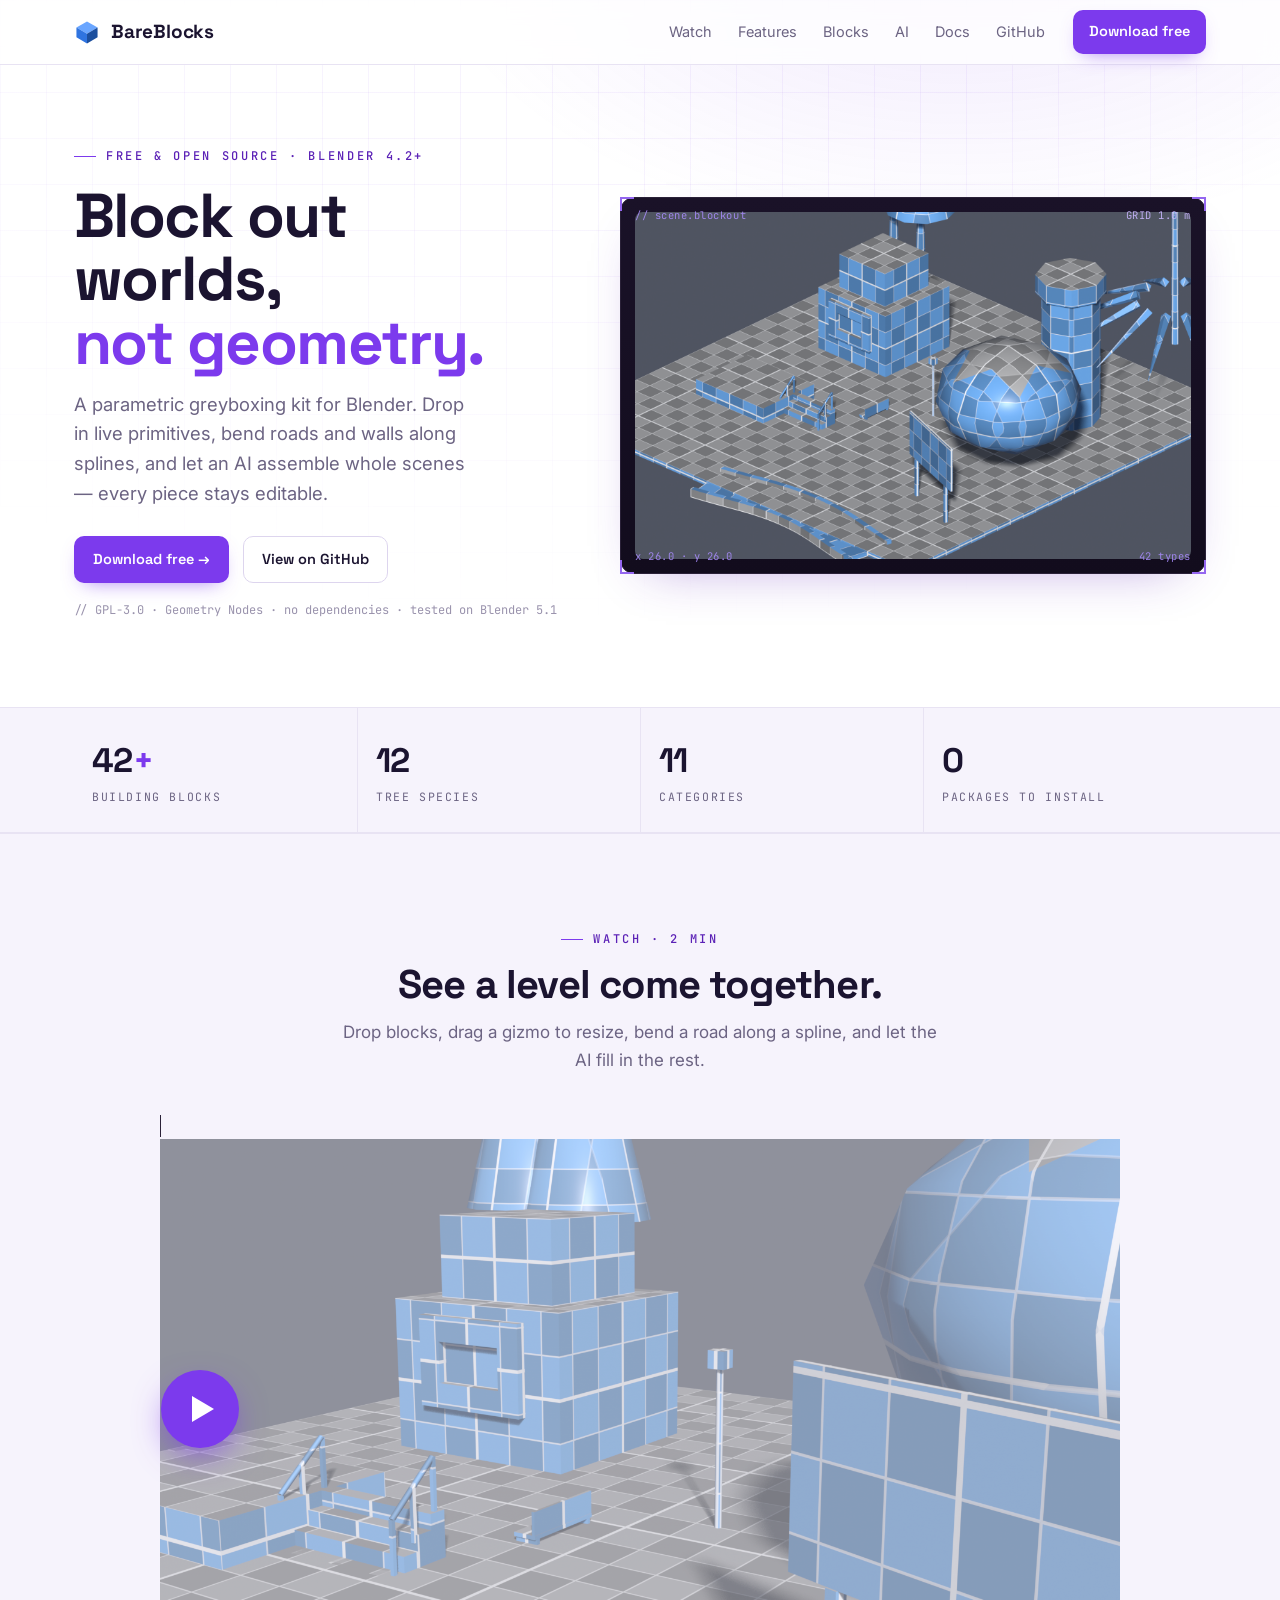
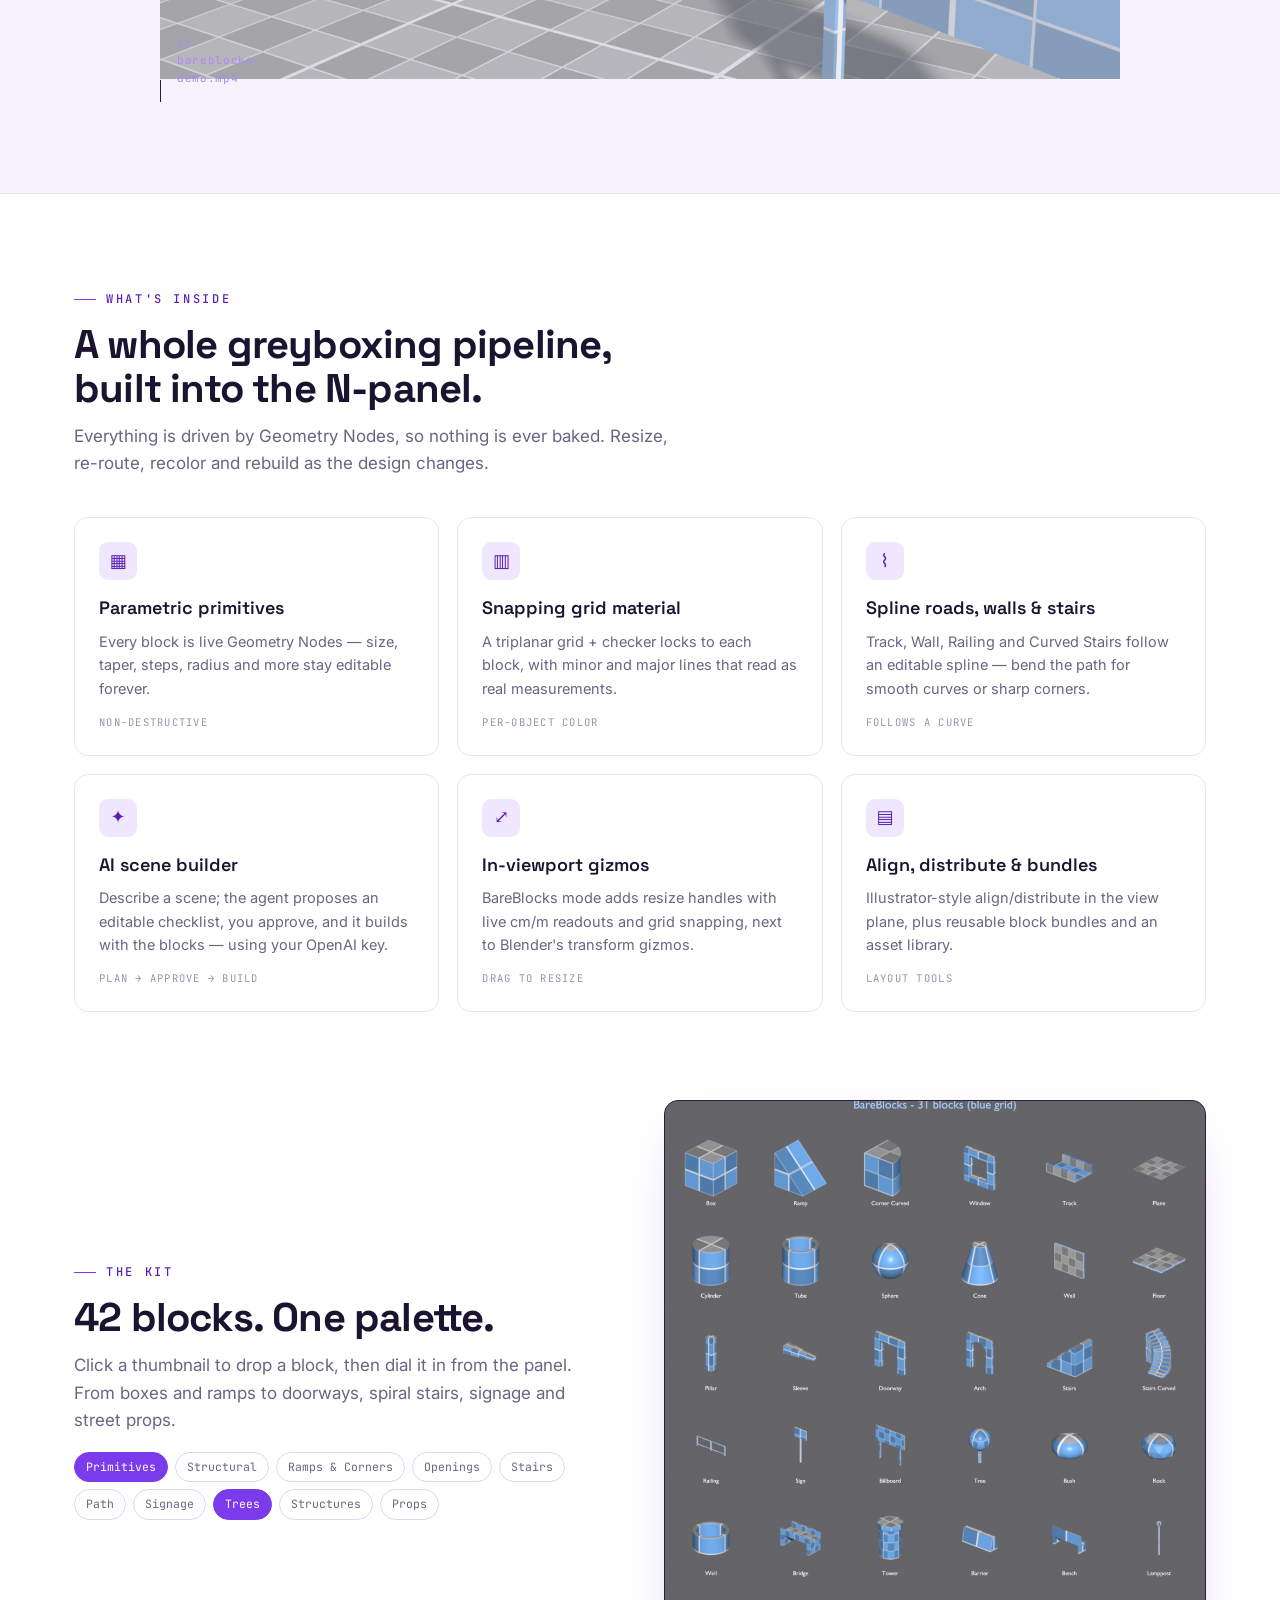
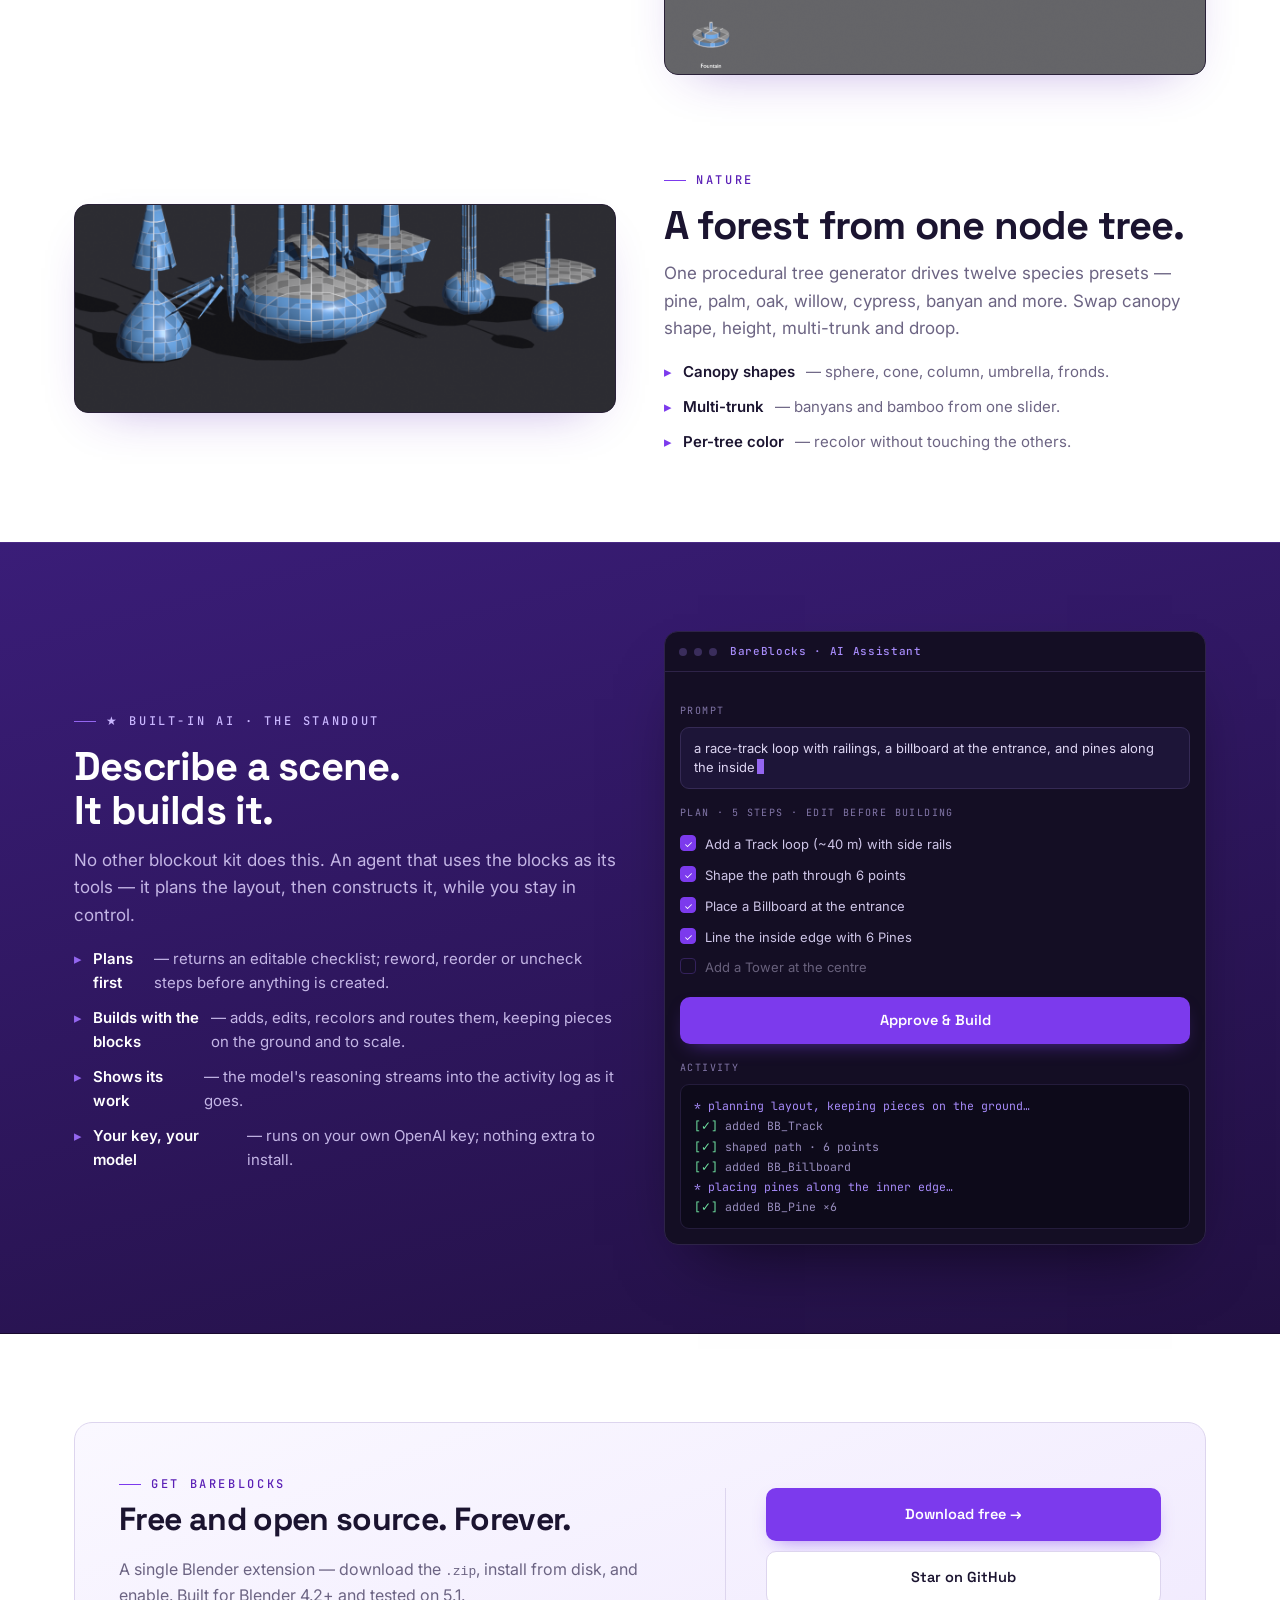
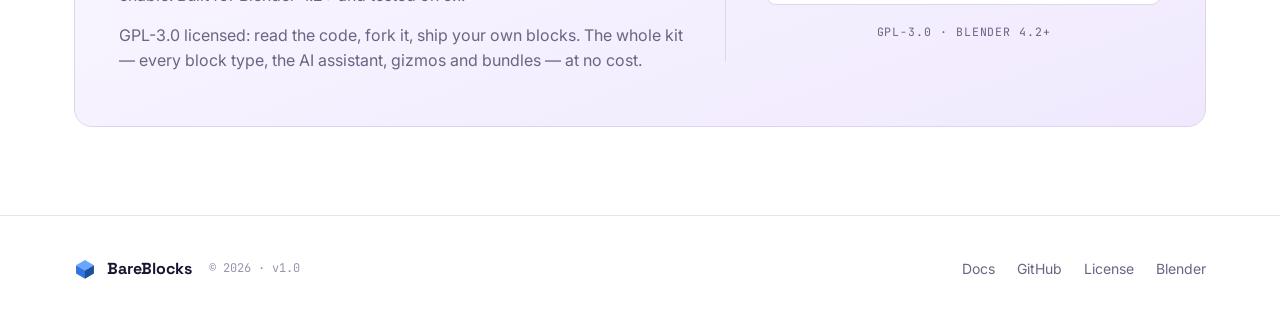
<file: docs/index.html>
<!doctype html>
<html lang="en">
<head>
<meta charset="utf-8">
<meta name="viewport" content="width=device-width, initial-scale=1">
<title>BareBlocks — parametric blockout for Blender</title>
<meta name="description" content="A parametric greyboxing kit for Blender: 42 live primitives, spline roads and walls, a snapping grid material, viewport gizmos, and an AI that builds scenes from a prompt.">
<link rel="icon" href="assets/favicon.svg" type="image/svg+xml">
<link rel="stylesheet" href="css/style.css">
<meta property="og:title" content="BareBlocks — parametric blockout for Blender">
<meta property="og:description" content="Block out worlds, not geometry. 42 live primitives, spline paths, a grid material, and an AI scene builder.">
<meta property="og:image" content="assets/hero.png">
</head>
<body>

<nav class="nav">
  <div class="wrap">
    <a class="brand" href="index.html">
      <svg viewBox="0 0 32 32"><polygon points="16,3 29,10.5 16,18 3,10.5" fill="#6aa6ff"/><polygon points="3,10.5 16,18 16,30 3,22.5" fill="#2f74e0"/><polygon points="29,10.5 16,18 16,30 29,22.5" fill="#1c4f9e"/></svg>
      BareBlocks
    </a>
    <div class="links">
      <a href="#watch">Watch</a>
      <a href="#features">Features</a>
      <a href="#blocks">Blocks</a>
      <a href="#ai">AI</a>
      <a href="docs.html">Docs</a>
      <a href="https://github.com/vkfolio/bareblocks">GitHub</a>
    </div>
    <a class="btn btn-primary" href="https://github.com/vkfolio/bareblocks/releases/latest">Download free</a>
  </div>
</nav>

<header class="hero">
  <div class="wrap">
    <div>
      <span class="eyebrow">Free &amp; open source · Blender 4.2+</span>
      <h1>Block out worlds,<br><span class="hl">not geometry.</span></h1>
      <p class="lead">A parametric greyboxing kit for Blender. Drop in live primitives, bend roads and walls along splines, and let an AI assemble whole scenes — every piece stays editable.</p>
      <div class="cta">
        <a class="btn btn-primary" href="https://github.com/vkfolio/bareblocks/releases/latest">Download free →</a>
        <a class="btn btn-ghost" href="https://github.com/vkfolio/bareblocks">View on GitHub</a>
      </div>
      <p class="note">// GPL-3.0 · Geometry Nodes · no dependencies · tested on Blender 5.1</p>
    </div>
    <div class="frame">
      <span class="corner c-tl"></span><span class="corner c-tr"></span>
      <span class="corner c-bl"></span><span class="corner c-br"></span>
      <span class="tick t-tl">// scene.blockout</span>
      <span class="tick t-tr">GRID 1.0 m</span>
      <span class="tick t-bl">x 26.0 · y 26.0</span>
      <span class="tick t-br">42 types</span>
      <img src="assets/hero.png" alt="A greybox town blocked out with BareBlocks: a building, tower, road, stairs, trees and a billboard on a blue grid.">
    </div>
  </div>
</header>

<div class="stats">
  <div class="wrap">
    <div class="stat"><div class="n">42<span class="u">+</span></div><div class="l">Building blocks</div></div>
    <div class="stat"><div class="n">12</div><div class="l">Tree species</div></div>
    <div class="stat"><div class="n">11</div><div class="l">Categories</div></div>
    <div class="stat"><div class="n">0</div><div class="l">Packages to install</div></div>
  </div>
</div>

<section class="videosec" id="watch">
  <div class="wrap">
    <div class="sec-head center">
      <span class="eyebrow">Watch · 2 min</span>
      <h2>See a level come together.</h2>
      <p>Drop blocks, drag a gizmo to resize, bend a road along a spline, and let the AI fill in the rest.</p>
    </div>
    <div class="video-wrap">
      <!-- To embed the real video, replace the block below with one iframe, e.g.:
        <div class="video"><iframe src="https://www.youtube.com/embed/VIDEO_ID"
             title="BareBlocks demo" allow="accelerated-destination; autoplay; clipboard-write;
             encrypted-media; gyroscope; picture-in-picture" allowfullscreen></iframe></div>
        (or a self-hosted file: <div class="video"><video controls poster="assets/hero.png"
             src="assets/demo.mp4"></video></div>) -->
      <a class="video" href="https://www.youtube.com/watch?v=VIDEO_ID" aria-label="Play the BareBlocks demo video">
        <img src="assets/poster.png" alt="">
        <span class="play"><span></span></span>
        <span class="cap">// bareblocks-demo.mp4</span>
      </a>
    </div>
  </div>
</section>

<section id="features">
  <div class="wrap">
    <div class="sec-head">
      <span class="eyebrow">What's inside</span>
      <h2>A whole greyboxing pipeline, built into the N-panel.</h2>
      <p>Everything is driven by Geometry Nodes, so nothing is ever baked. Resize, re-route, recolor and rebuild as the design changes.</p>
    </div>
    <div class="features">
      <div class="card"><div class="ic">▦</div><h3>Parametric primitives</h3><p>Every block is live Geometry Nodes — size, taper, steps, radius and more stay editable forever.</p><div class="tag">Non-destructive</div></div>
      <div class="card"><div class="ic">▥</div><h3>Snapping grid material</h3><p>A triplanar grid + checker locks to each block, with minor and major lines that read as real measurements.</p><div class="tag">Per-object color</div></div>
      <div class="card"><div class="ic">⌇</div><h3>Spline roads, walls & stairs</h3><p>Track, Wall, Railing and Curved Stairs follow an editable spline — bend the path for smooth curves or sharp corners.</p><div class="tag">Follows a curve</div></div>
      <div class="card"><div class="ic">✦</div><h3>AI scene builder</h3><p>Describe a scene; the agent proposes an editable checklist, you approve, and it builds with the blocks — using your OpenAI key.</p><div class="tag">Plan → approve → build</div></div>
      <div class="card"><div class="ic">⤢</div><h3>In-viewport gizmos</h3><p>BareBlocks mode adds resize handles with live cm/m readouts and grid snapping, next to Blender's transform gizmos.</p><div class="tag">Drag to resize</div></div>
      <div class="card"><div class="ic">▤</div><h3>Align, distribute & bundles</h3><p>Illustrator-style align/distribute in the view plane, plus reusable block bundles and an asset library.</p><div class="tag">Layout tools</div></div>
    </div>
  </div>
</section>

<section id="blocks" style="padding-top:0">
  <div class="wrap">
    <div class="split">
      <div>
        <span class="eyebrow">The kit</span>
        <h2 style="font-family:var(--display);font-weight:700;font-size:clamp(28px,3.4vw,40px);letter-spacing:-.02em;margin:14px 0 12px;line-height:1.1">42 blocks. One palette.</h2>
        <p style="color:var(--muted);font-size:17px;margin:0">Click a thumbnail to drop a block, then dial it in from the panel. From boxes and ramps to doorways, spiral stairs, signage and street props.</p>
        <div class="chips">
          <span class="chip on">Primitives</span><span class="chip">Structural</span>
          <span class="chip">Ramps &amp; Corners</span><span class="chip">Openings</span>
          <span class="chip">Stairs</span><span class="chip">Path</span>
          <span class="chip">Signage</span><span class="chip on">Trees</span>
          <span class="chip">Structures</span><span class="chip">Props</span>
        </div>
      </div>
      <div class="shot"><img src="assets/blocks.png" alt="The BareBlocks palette: 42 blue blockout thumbnails with labels."></div>
    </div>
  </div>
</section>

<section style="padding-top:0">
  <div class="wrap">
    <div class="split rev">
      <div>
        <span class="eyebrow">Nature</span>
        <h2 style="font-family:var(--display);font-weight:700;font-size:clamp(28px,3.4vw,40px);letter-spacing:-.02em;margin:14px 0 12px;line-height:1.1">A forest from one node tree.</h2>
        <p style="color:var(--muted);font-size:17px;margin:0">One procedural tree generator drives twelve species presets — pine, palm, oak, willow, cypress, banyan and more. Swap canopy shape, height, multi-trunk and droop.</p>
        <ul>
          <li><b>Canopy shapes</b> — sphere, cone, column, umbrella, fronds.</li>
          <li><b>Multi-trunk</b> — banyans and bamboo from one slider.</li>
          <li><b>Per-tree color</b> — recolor without touching the others.</li>
        </ul>
      </div>
      <div class="shot"><img src="assets/trees.png" alt="Twelve blockout tree species rendered in blue."></div>
    </div>
  </div>
</section>

<section class="aispot" id="ai">
  <div class="wrap">
    <div class="split">
      <div>
        <span class="eyebrow">★ Built-in AI · the standout</span>
        <h2>Describe a scene.<br>It builds it.</h2>
        <p>No other blockout kit does this. An agent that uses the blocks as its tools — it plans the layout, then constructs it, while you stay in control.</p>
        <ul class="ailist">
          <li><b>Plans first</b> — returns an editable checklist; reword, reorder or uncheck steps before anything is created.</li>
          <li><b>Builds with the blocks</b> — adds, edits, recolors and routes them, keeping pieces on the ground and to scale.</li>
          <li><b>Shows its work</b> — the model's reasoning streams into the activity log as it goes.</li>
          <li><b>Your key, your model</b> — runs on your own OpenAI key; nothing extra to install.</li>
        </ul>
      </div>
      <div class="aipanel" role="img" aria-label="Mockup of the BareBlocks AI Assistant: a prompt, an editable plan checklist, and a live build log.">
        <div class="bar"><span class="dot"></span><span class="dot"></span><span class="dot"></span><b>BareBlocks · AI Assistant</b></div>
        <div class="body">
          <div class="ailabel">Prompt</div>
          <div class="aiprompt">a race-track loop with railings, a billboard at the entrance, and pines along the inside<span class="caret"></span></div>
          <div class="ailabel">Plan · 5 steps · edit before building</div>
          <div class="aistep"><span class="box on">✓</span> Add a Track loop (~40 m) with side rails</div>
          <div class="aistep"><span class="box on">✓</span> Shape the path through 6 points</div>
          <div class="aistep"><span class="box on">✓</span> Place a Billboard at the entrance</div>
          <div class="aistep"><span class="box on">✓</span> Line the inside edge with 6 Pines</div>
          <div class="aistep off"><span class="box"></span> Add a Tower at the centre</div>
          <a class="btn btn-primary aibuild" href="#watch">Approve &amp; Build</a>
          <div class="ailabel">Activity</div>
          <pre class="ailog"><span class="think">* planning layout, keeping pieces on the ground…</span>
<span class="ok">[✓]</span> added BB_Track
<span class="ok">[✓]</span> shaped path · 6 points
<span class="ok">[✓]</span> added BB_Billboard
<span class="think">* placing pines along the inner edge…</span>
<span class="ok">[✓]</span> added BB_Pine ×6</pre>
        </div>
      </div>
    </div>
  </div>
</section>

<section>
  <div class="wrap">
    <div class="buy">
      <div>
        <span class="eyebrow">Get BareBlocks</span>
        <h2>Free and open source. Forever.</h2>
        <p>A single Blender extension — download the <code>.zip</code>, install from disk, and enable. Built for Blender&nbsp;4.2+ and tested on 5.1.</p>
        <p style="margin-top:14px">GPL-3.0 licensed: read the code, fork it, ship your own blocks. The whole kit — every block type, the AI assistant, gizmos and bundles — at no cost.</p>
      </div>
      <div class="price">
        <a class="btn btn-primary" href="https://github.com/vkfolio/bareblocks/releases/latest">Download free →</a>
        <a class="btn btn-ghost" href="https://github.com/vkfolio/bareblocks" style="width:100%;justify-content:center;margin-top:10px">Star on GitHub</a>
        <div class="meta" style="margin-top:18px">GPL-3.0 · BLENDER 4.2+</div>
      </div>
    </div>
  </div>
</section>

<footer>
  <div class="wrap">
    <a class="brand" href="index.html" style="font-size:16px">
      <svg viewBox="0 0 32 32" style="width:22px;height:22px"><polygon points="16,3 29,10.5 16,18 3,10.5" fill="#6aa6ff"/><polygon points="3,10.5 16,18 16,30 3,22.5" fill="#2f74e0"/><polygon points="29,10.5 16,18 16,30 29,22.5" fill="#1c4f9e"/></svg>
      BareBlocks
    </a>
    <span style="font-family:var(--mono);font-size:12px;color:var(--muted2)">© 2026 · v1.0</span>
    <div class="links">
      <a href="docs.html">Docs</a>
      <a href="https://github.com/vkfolio/bareblocks">GitHub</a>
      <a href="https://github.com/vkfolio/bareblocks/blob/main/LICENSE">License</a>
      <a href="https://www.blender.org/">Blender</a>
    </div>
  </div>
</footer>

</body>
</html>
</file>
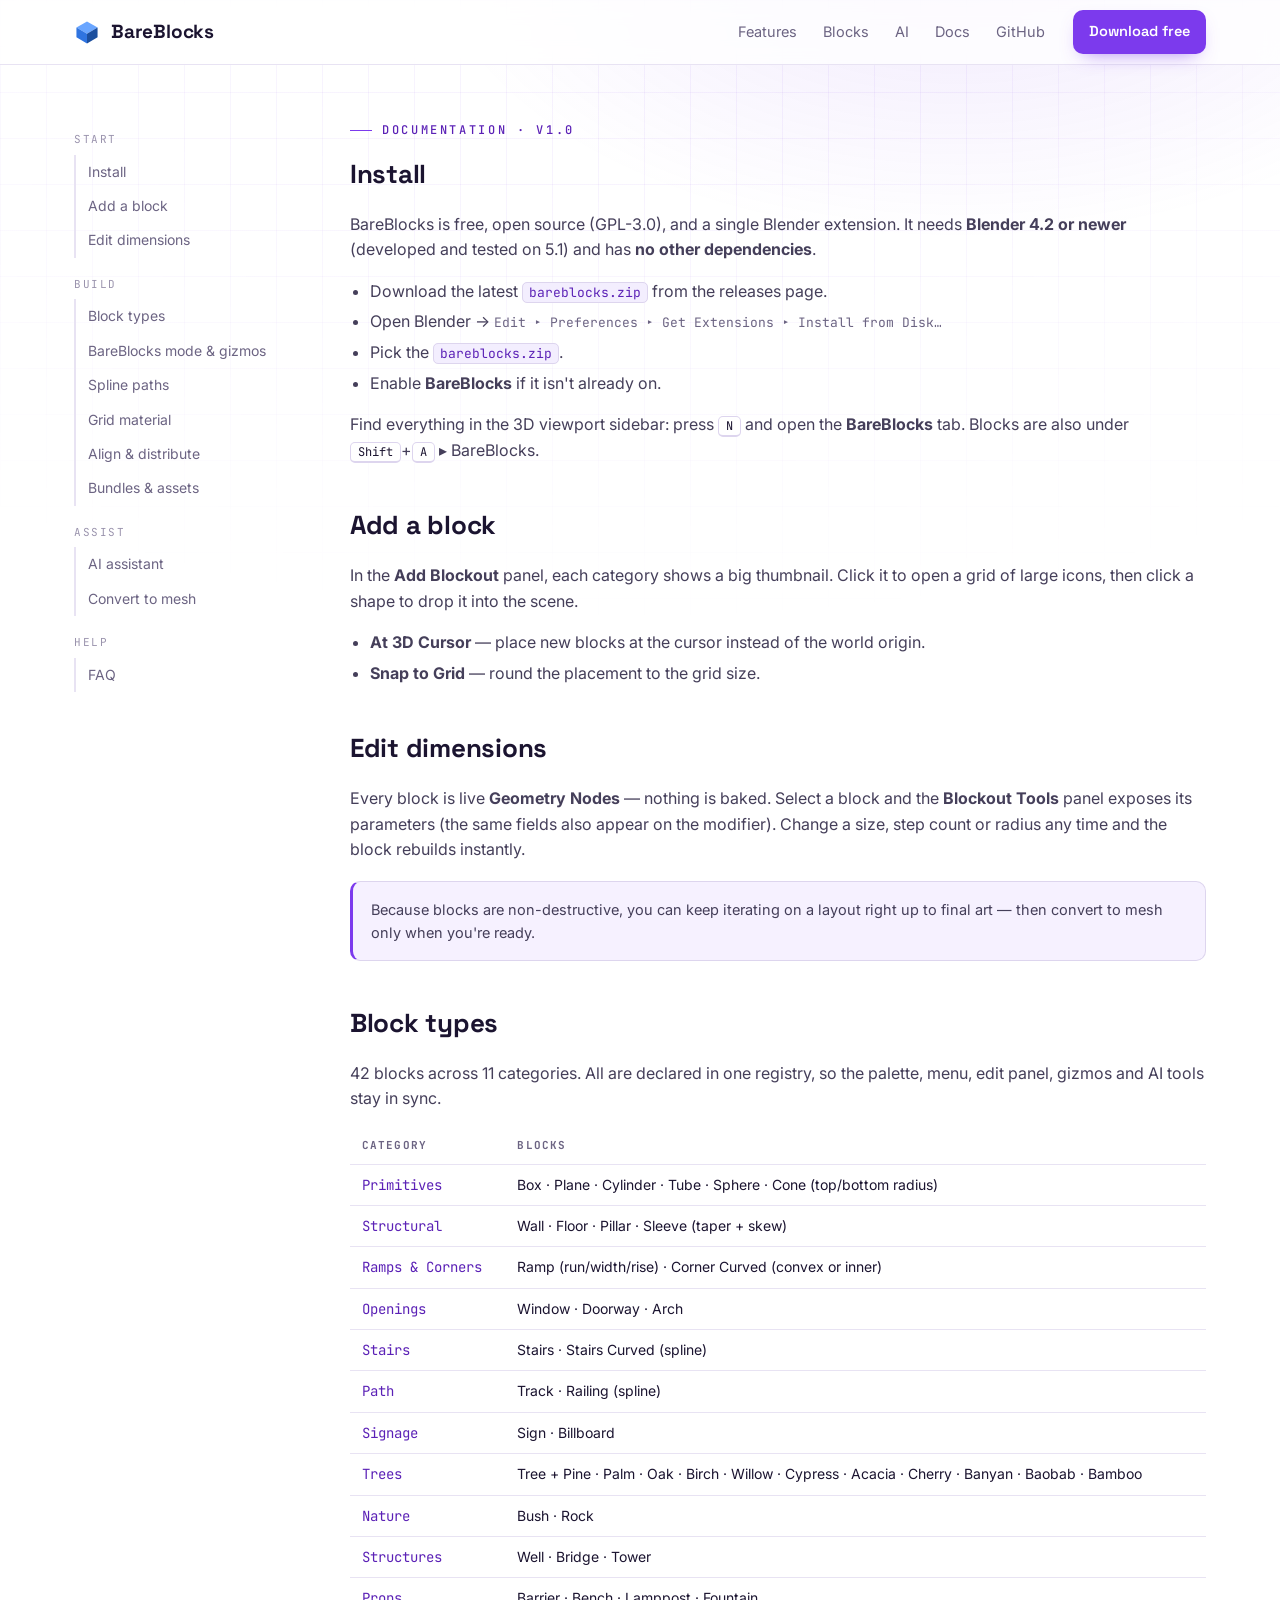
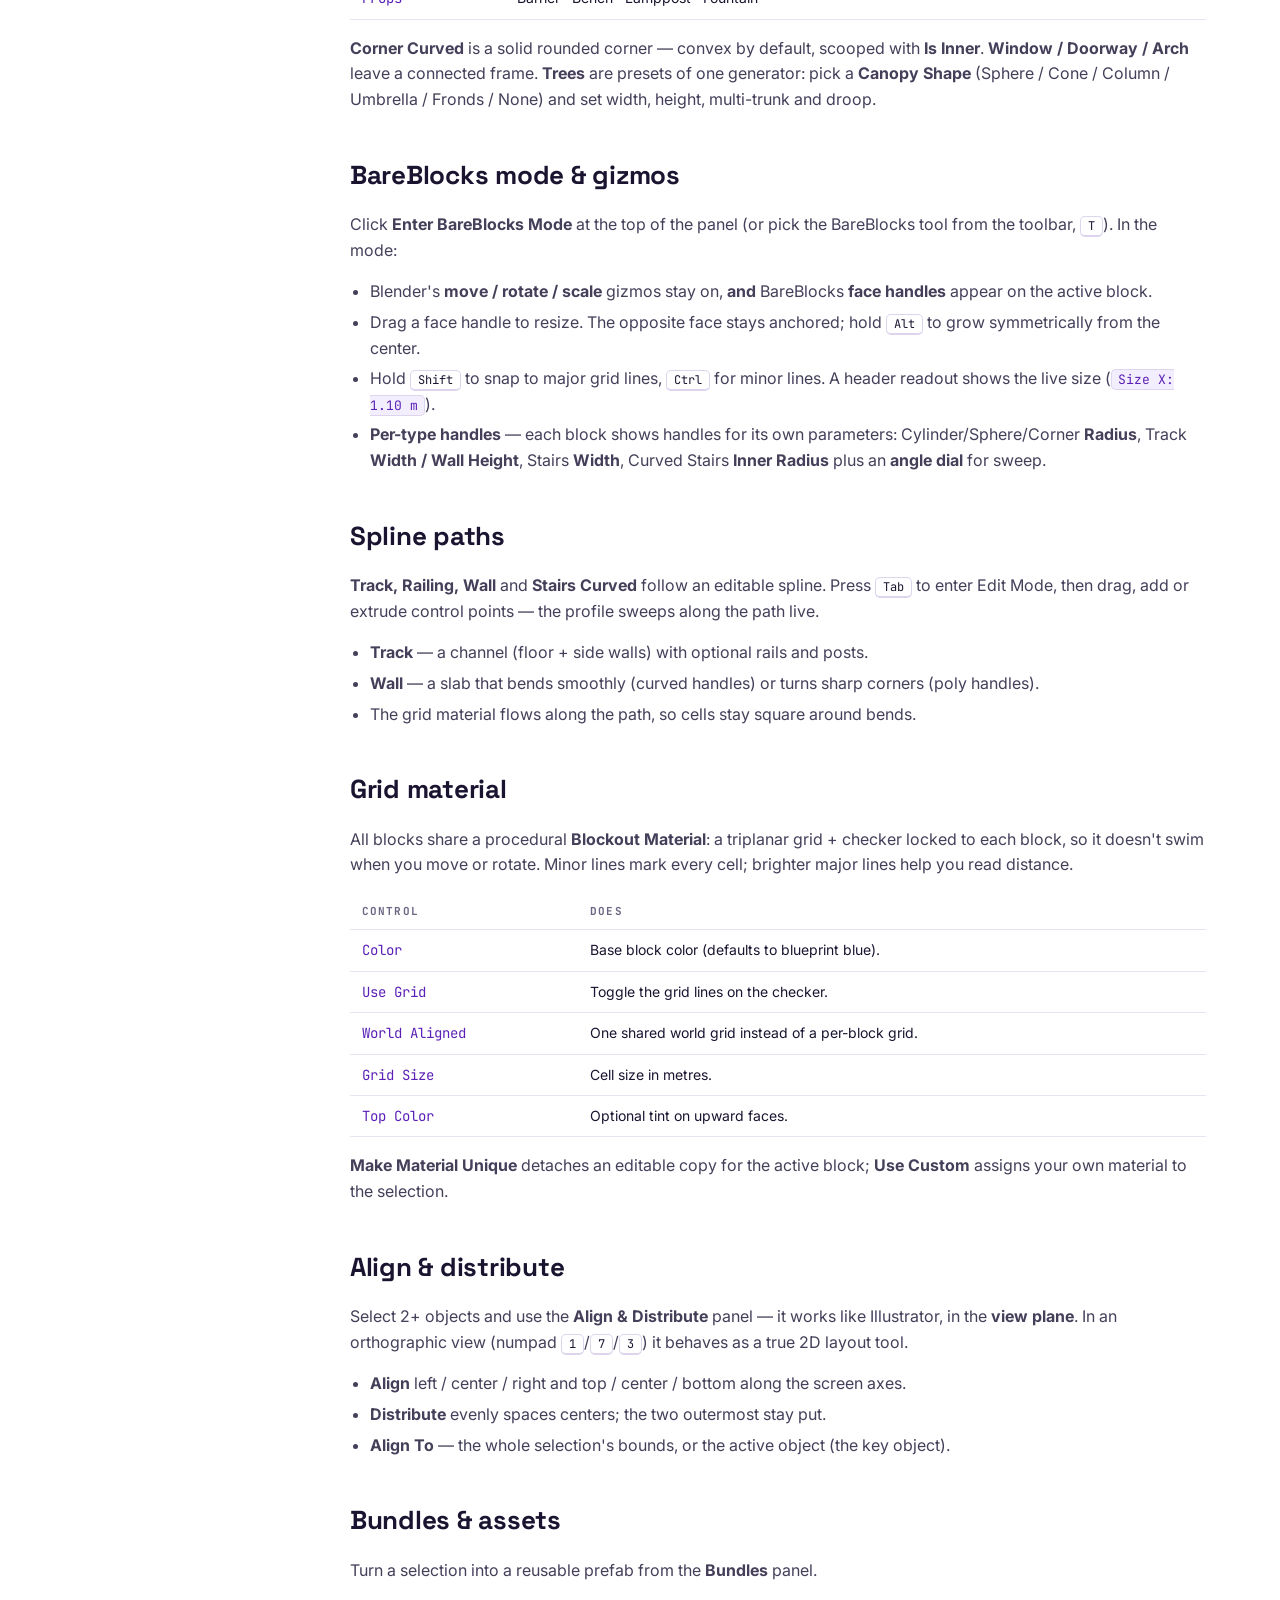
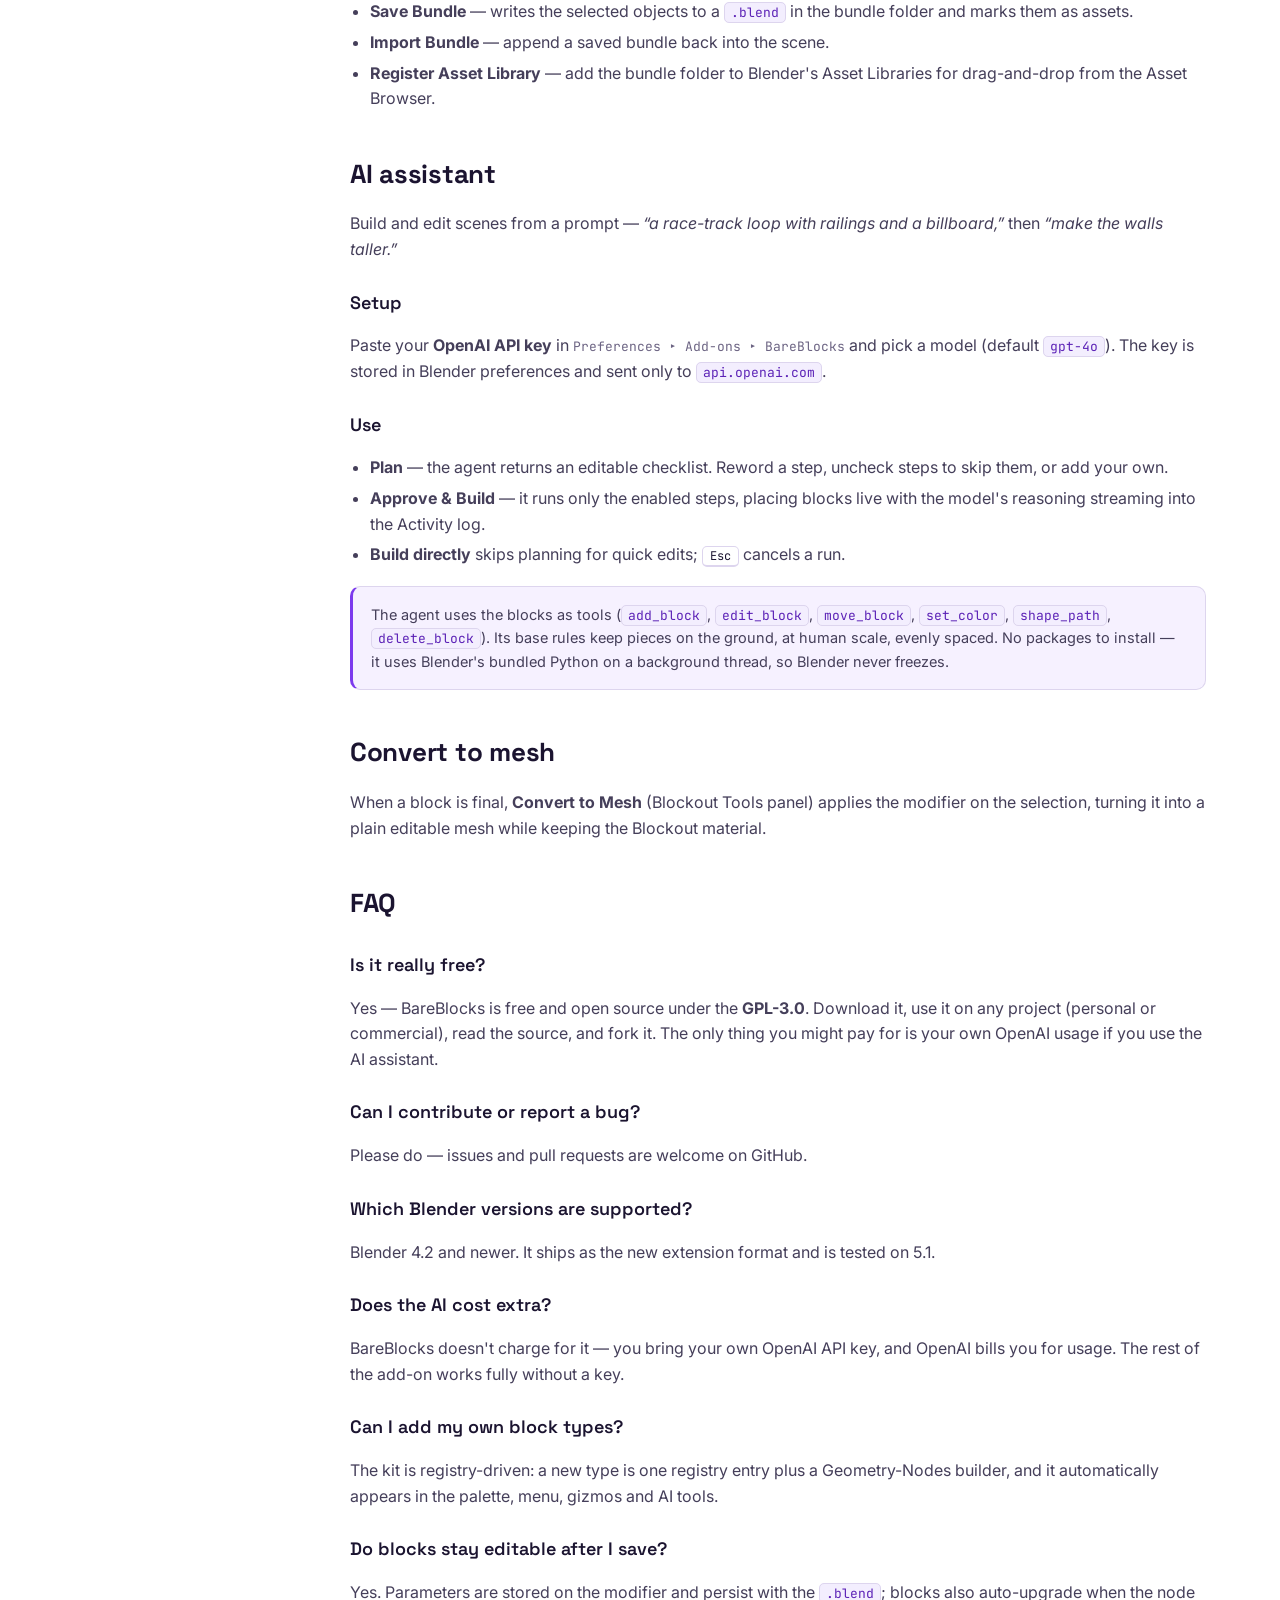
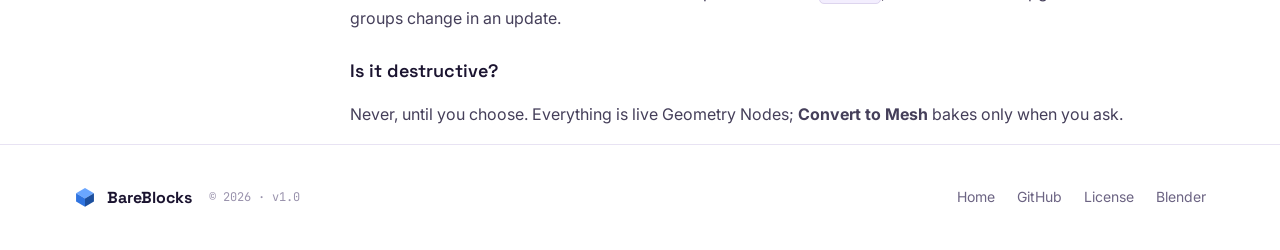
<file: docs/docs.html>
<!doctype html>
<html lang="en">
<head>
<meta charset="utf-8">
<meta name="viewport" content="width=device-width, initial-scale=1">
<title>BareBlocks — Documentation</title>
<meta name="description" content="How to install and use BareBlocks: the palette, block types, BareBlocks mode and gizmos, the grid material, align & distribute, bundles, and the AI assistant.">
<link rel="icon" href="assets/favicon.svg" type="image/svg+xml">
<link rel="stylesheet" href="css/style.css">
</head>
<body>

<nav class="nav">
  <div class="wrap">
    <a class="brand" href="index.html">
      <svg viewBox="0 0 32 32"><polygon points="16,3 29,10.5 16,18 3,10.5" fill="#6aa6ff"/><polygon points="3,10.5 16,18 16,30 3,22.5" fill="#2f74e0"/><polygon points="29,10.5 16,18 16,30 29,22.5" fill="#1c4f9e"/></svg>
      BareBlocks
    </a>
    <div class="links">
      <a href="index.html#features">Features</a>
      <a href="index.html#blocks">Blocks</a>
      <a href="index.html#ai">AI</a>
      <a href="docs.html">Docs</a>
      <a href="https://github.com/vkfolio/bareblocks">GitHub</a>
    </div>
    <a class="btn btn-primary" href="https://github.com/vkfolio/bareblocks/releases/latest">Download free</a>
  </div>
</nav>

<div class="wrap doc">
  <aside class="toc">
    <div class="grp">Start</div>
    <a href="#install">Install</a>
    <a href="#add">Add a block</a>
    <a href="#edit">Edit dimensions</a>
    <div class="grp">Build</div>
    <a href="#types">Block types</a>
    <a href="#mode">BareBlocks mode &amp; gizmos</a>
    <a href="#paths">Spline paths</a>
    <a href="#material">Grid material</a>
    <a href="#align">Align &amp; distribute</a>
    <a href="#bundles">Bundles &amp; assets</a>
    <div class="grp">Assist</div>
    <a href="#ai">AI assistant</a>
    <a href="#convert">Convert to mesh</a>
    <div class="grp">Help</div>
    <a href="#faq">FAQ</a>
  </aside>

  <main class="prose">
    <span class="eyebrow">Documentation · v1.0</span>
    <h2 id="install" style="margin-top:14px">Install</h2>
    <p>BareBlocks is free, open source (GPL-3.0), and a single Blender extension. It needs <b>Blender&nbsp;4.2 or newer</b> (developed and tested on 5.1) and has <b>no other dependencies</b>.</p>
    <ul>
      <li><a href="https://github.com/vkfolio/bareblocks/releases/latest">Download the latest <code>bareblocks.zip</code></a> from the releases page.</li>
      <li>Open Blender → <span class="panelpath">Edit ▸ Preferences ▸ Get Extensions ▸ Install from Disk…</span></li>
      <li>Pick the <code>bareblocks.zip</code>.</li>
      <li>Enable <b>BareBlocks</b> if it isn't already on.</li>
    </ul>
    <p>Find everything in the 3D viewport sidebar: press <kbd>N</kbd> and open the <b>BareBlocks</b> tab. Blocks are also under <kbd>Shift</kbd>+<kbd>A</kbd> ▸ BareBlocks.</p>

    <h2 id="add">Add a block</h2>
    <p>In the <b>Add Blockout</b> panel, each category shows a big thumbnail. Click it to open a grid of large icons, then click a shape to drop it into the scene.</p>
    <ul>
      <li><b>At 3D Cursor</b> — place new blocks at the cursor instead of the world origin.</li>
      <li><b>Snap to Grid</b> — round the placement to the grid size.</li>
    </ul>

    <h2 id="edit">Edit dimensions</h2>
    <p>Every block is live <b>Geometry Nodes</b> — nothing is baked. Select a block and the <b>Blockout Tools</b> panel exposes its parameters (the same fields also appear on the modifier). Change a size, step count or radius any time and the block rebuilds instantly.</p>
    <div class="callout">Because blocks are non-destructive, you can keep iterating on a layout right up to final art — then <a href="#convert">convert to mesh</a> only when you're ready.</div>

    <h2 id="types">Block types</h2>
    <p>42 blocks across 11 categories. All are declared in one registry, so the palette, menu, edit panel, gizmos and AI tools stay in sync.</p>
    <table class="params">
      <tr><th>Category</th><th>Blocks</th></tr>
      <tr><td>Primitives</td><td>Box · Plane · Cylinder · Tube · Sphere · Cone (top/bottom radius)</td></tr>
      <tr><td>Structural</td><td>Wall · Floor · Pillar · Sleeve (taper + skew)</td></tr>
      <tr><td>Ramps &amp; Corners</td><td>Ramp (run/width/rise) · Corner Curved (convex or inner)</td></tr>
      <tr><td>Openings</td><td>Window · Doorway · Arch</td></tr>
      <tr><td>Stairs</td><td>Stairs · Stairs Curved (spline)</td></tr>
      <tr><td>Path</td><td>Track · Railing (spline)</td></tr>
      <tr><td>Signage</td><td>Sign · Billboard</td></tr>
      <tr><td>Trees</td><td>Tree + Pine · Palm · Oak · Birch · Willow · Cypress · Acacia · Cherry · Banyan · Baobab · Bamboo</td></tr>
      <tr><td>Nature</td><td>Bush · Rock</td></tr>
      <tr><td>Structures</td><td>Well · Bridge · Tower</td></tr>
      <tr><td>Props</td><td>Barrier · Bench · Lamppost · Fountain</td></tr>
    </table>
    <p><b>Corner Curved</b> is a solid rounded corner — convex by default, scooped with <b>Is Inner</b>. <b>Window / Doorway / Arch</b> leave a connected frame. <b>Trees</b> are presets of one generator: pick a <b>Canopy Shape</b> (Sphere / Cone / Column / Umbrella / Fronds / None) and set width, height, multi-trunk and droop.</p>

    <h2 id="mode">BareBlocks mode &amp; gizmos</h2>
    <p>Click <b>Enter BareBlocks Mode</b> at the top of the panel (or pick the BareBlocks tool from the toolbar, <kbd>T</kbd>). In the mode:</p>
    <ul>
      <li>Blender's <b>move / rotate / scale</b> gizmos stay on, <b>and</b> BareBlocks <b>face handles</b> appear on the active block.</li>
      <li>Drag a face handle to resize. The opposite face stays anchored; hold <kbd>Alt</kbd> to grow symmetrically from the center.</li>
      <li>Hold <kbd>Shift</kbd> to snap to major grid lines, <kbd>Ctrl</kbd> for minor lines. A header readout shows the live size (<code>Size X: 1.10 m</code>).</li>
      <li><b>Per-type handles</b> — each block shows handles for its own parameters: Cylinder/Sphere/Corner <b>Radius</b>, Track <b>Width / Wall Height</b>, Stairs <b>Width</b>, Curved Stairs <b>Inner Radius</b> plus an <b>angle dial</b> for sweep.</li>
    </ul>

    <h2 id="paths">Spline paths</h2>
    <p><b>Track, Railing, Wall</b> and <b>Stairs Curved</b> follow an editable spline. Press <kbd>Tab</kbd> to enter Edit Mode, then drag, add or extrude control points — the profile sweeps along the path live.</p>
    <ul>
      <li><b>Track</b> — a channel (floor + side walls) with optional rails and posts.</li>
      <li><b>Wall</b> — a slab that bends smoothly (curved handles) or turns sharp corners (poly handles).</li>
      <li>The grid material flows along the path, so cells stay square around bends.</li>
    </ul>

    <h2 id="material">Grid material</h2>
    <p>All blocks share a procedural <b>Blockout Material</b>: a triplanar grid + checker locked to each block, so it doesn't swim when you move or rotate. Minor lines mark every cell; brighter major lines help you read distance.</p>
    <table class="params">
      <tr><th>Control</th><th>Does</th></tr>
      <tr><td>Color</td><td>Base block color (defaults to blueprint blue).</td></tr>
      <tr><td>Use Grid</td><td>Toggle the grid lines on the checker.</td></tr>
      <tr><td>World Aligned</td><td>One shared world grid instead of a per-block grid.</td></tr>
      <tr><td>Grid Size</td><td>Cell size in metres.</td></tr>
      <tr><td>Top Color</td><td>Optional tint on upward faces.</td></tr>
    </table>
    <p><b>Make Material Unique</b> detaches an editable copy for the active block; <b>Use Custom</b> assigns your own material to the selection.</p>

    <h2 id="align">Align &amp; distribute</h2>
    <p>Select 2+ objects and use the <b>Align &amp; Distribute</b> panel — it works like Illustrator, in the <b>view plane</b>. In an orthographic view (numpad <kbd>1</kbd>/<kbd>7</kbd>/<kbd>3</kbd>) it behaves as a true 2D layout tool.</p>
    <ul>
      <li><b>Align</b> left / center / right and top / center / bottom along the screen axes.</li>
      <li><b>Distribute</b> evenly spaces centers; the two outermost stay put.</li>
      <li><b>Align To</b> — the whole selection's bounds, or the active object (the key object).</li>
    </ul>

    <h2 id="bundles">Bundles &amp; assets</h2>
    <p>Turn a selection into a reusable prefab from the <b>Bundles</b> panel.</p>
    <ul>
      <li><b>Save Bundle</b> — writes the selected objects to a <code>.blend</code> in the bundle folder and marks them as assets.</li>
      <li><b>Import Bundle</b> — append a saved bundle back into the scene.</li>
      <li><b>Register Asset Library</b> — add the bundle folder to Blender's Asset Libraries for drag-and-drop from the Asset Browser.</li>
    </ul>

    <h2 id="ai">AI assistant</h2>
    <p>Build and edit scenes from a prompt — <i>“a race-track loop with railings and a billboard,”</i> then <i>“make the walls taller.”</i></p>
    <h3>Setup</h3>
    <p>Paste your <b>OpenAI API key</b> in <span class="panelpath">Preferences ▸ Add-ons ▸ BareBlocks</span> and pick a model (default <code>gpt-4o</code>). The key is stored in Blender preferences and sent only to <code>api.openai.com</code>.</p>
    <h3>Use</h3>
    <ul>
      <li><b>Plan</b> — the agent returns an editable checklist. Reword a step, uncheck steps to skip them, or add your own.</li>
      <li><b>Approve &amp; Build</b> — it runs only the enabled steps, placing blocks live with the model's reasoning streaming into the Activity log.</li>
      <li><b>Build directly</b> skips planning for quick edits; <kbd>Esc</kbd> cancels a run.</li>
    </ul>
    <div class="callout">The agent uses the blocks as tools (<code>add_block</code>, <code>edit_block</code>, <code>move_block</code>, <code>set_color</code>, <code>shape_path</code>, <code>delete_block</code>). Its base rules keep pieces on the ground, at human scale, evenly spaced. No packages to install — it uses Blender's bundled Python on a background thread, so Blender never freezes.</div>

    <h2 id="convert">Convert to mesh</h2>
    <p>When a block is final, <b>Convert to Mesh</b> (Blockout Tools panel) applies the modifier on the selection, turning it into a plain editable mesh while keeping the Blockout material.</p>

    <h2 id="faq">FAQ</h2>
    <h3>Is it really free?</h3>
    <p>Yes — BareBlocks is free and open source under the <b>GPL-3.0</b>. Download it, use it on any project (personal or commercial), read the source, and fork it. The only thing you might pay for is your own OpenAI usage if you use the AI assistant.</p>
    <h3>Can I contribute or report a bug?</h3>
    <p>Please do — issues and pull requests are welcome on <a href="https://github.com/vkfolio/bareblocks">GitHub</a>.</p>
    <h3>Which Blender versions are supported?</h3>
    <p>Blender 4.2 and newer. It ships as the new extension format and is tested on 5.1.</p>
    <h3>Does the AI cost extra?</h3>
    <p>BareBlocks doesn't charge for it — you bring your own OpenAI API key, and OpenAI bills you for usage. The rest of the add-on works fully without a key.</p>
    <h3>Can I add my own block types?</h3>
    <p>The kit is registry-driven: a new type is one registry entry plus a Geometry-Nodes builder, and it automatically appears in the palette, menu, gizmos and AI tools.</p>
    <h3>Do blocks stay editable after I save?</h3>
    <p>Yes. Parameters are stored on the modifier and persist with the <code>.blend</code>; blocks also auto-upgrade when the node groups change in an update.</p>
    <h3>Is it destructive?</h3>
    <p>Never, until you choose. Everything is live Geometry Nodes; <b>Convert to Mesh</b> bakes only when you ask.</p>
  </main>
</div>

<footer>
  <div class="wrap">
    <a class="brand" href="index.html" style="font-size:16px">
      <svg viewBox="0 0 32 32" style="width:22px;height:22px"><polygon points="16,3 29,10.5 16,18 3,10.5" fill="#6aa6ff"/><polygon points="3,10.5 16,18 16,30 3,22.5" fill="#2f74e0"/><polygon points="29,10.5 16,18 16,30 29,22.5" fill="#1c4f9e"/></svg>
      BareBlocks
    </a>
    <span style="font-family:var(--mono);font-size:12px;color:var(--muted2)">© 2026 · v1.0</span>
    <div class="links">
      <a href="index.html">Home</a>
      <a href="https://github.com/vkfolio/bareblocks">GitHub</a>
      <a href="https://github.com/vkfolio/bareblocks/blob/main/LICENSE">License</a>
      <a href="https://www.blender.org/">Blender</a>
    </div>
  </div>
</footer>

</body>
</html>
</file>
<file: docs/css/style.css>
/* BareBlocks - public site. Light theme: white canvas, violet brand, technical mono
   annotations as the signature. Product renders sit in dark "viewport" panels. */
@import url('https://fonts.googleapis.com/css2?family=Space+Grotesk:wght@500;600;700&family=Inter:wght@400;500;600&family=JetBrains+Mono:wght@400;500;700&display=swap');

:root{
  --bg:#ffffff; --bg2:#f6f3fc; --surface:#ffffff; --panel:#161021;
  --line:#e8e3f3; --line2:#ddd5ee;
  --purple:#7c3aed; --purple-bright:#9466f0; --purple-deep:#5b21b6; --lilac:#a78bfa;
  --ink:#1b1430; --muted:#6c6483; --muted2:#9a93ad;
  --radius:14px; --maxw:1180px;
  --display:'Space Grotesk',system-ui,sans-serif;
  --body:'Inter',system-ui,sans-serif;
  --mono:'JetBrains Mono',ui-monospace,monospace;
  --shadow:0 18px 50px -28px rgba(91,33,182,.45);
}
*{box-sizing:border-box}
html{scroll-behavior:smooth}
body{
  margin:0;background:var(--bg);color:var(--ink);font-family:var(--body);
  line-height:1.6;-webkit-font-smoothing:antialiased;overflow-x:hidden;
}
/* faint blueprint grid + soft violet glow */
body::before{
  content:"";position:fixed;inset:0;z-index:-2;pointer-events:none;
  background-image:linear-gradient(rgba(124,58,237,.06) 1px,transparent 1px),
                   linear-gradient(90deg,rgba(124,58,237,.06) 1px,transparent 1px);
  background-size:46px 46px;
  mask-image:radial-gradient(ellipse 90% 70% at 50% 0%,#000 30%,transparent 100%);
}
body::after{
  content:"";position:fixed;inset:0;z-index:-2;pointer-events:none;
  background:radial-gradient(900px 520px at 75% -8%,rgba(124,58,237,.12),transparent 60%);
}
a{color:inherit;text-decoration:none}
img{max-width:100%;display:block}
.wrap{max-width:var(--maxw);margin:0 auto;padding:0 24px}

.eyebrow{
  font-family:var(--mono);font-size:12px;letter-spacing:.22em;text-transform:uppercase;
  color:var(--purple-deep);display:inline-flex;align-items:center;gap:10px;font-weight:500;
}
.eyebrow::before{content:"";width:22px;height:1px;background:var(--purple)}

/* nav */
.nav{position:sticky;top:0;z-index:50;backdrop-filter:blur(10px);
  background:rgba(255,255,255,.78);border-bottom:1px solid var(--line)}
.nav .wrap{display:flex;align-items:center;gap:28px;height:64px}
.brand{display:flex;align-items:center;gap:11px;font-family:var(--display);font-weight:700;
  font-size:19px;letter-spacing:-.01em;color:var(--ink)}
.brand svg{width:26px;height:26px;display:block}
.nav .links{display:flex;gap:26px;margin-left:auto;font-size:14.5px;color:var(--muted)}
.nav .links a:hover{color:var(--ink)}
.btn{font-family:var(--display);font-weight:600;font-size:14.5px;border-radius:10px;
  padding:11px 18px;display:inline-flex;align-items:center;gap:9px;cursor:pointer;
  border:1px solid transparent;transition:transform .15s ease,background .15s ease,border-color .15s,box-shadow .15s}
.btn-primary{background:var(--purple);color:#fff;box-shadow:0 8px 20px -10px rgba(124,58,237,.7)}
.btn-primary:hover{background:#6d28d9;transform:translateY(-1px)}
.btn-ghost{border-color:var(--line2);color:var(--ink);background:#fff}
.btn-ghost:hover{border-color:var(--purple);color:var(--purple-deep)}
.nav .btn{padding:9px 15px}

/* hero */
.hero{padding:74px 0 40px;position:relative}
.hero .wrap{display:grid;grid-template-columns:1.05fr 1.25fr;gap:54px;align-items:center}
.hero h1{font-family:var(--display);font-weight:700;font-size:clamp(38px,5vw,62px);
  line-height:1.02;letter-spacing:-.025em;margin:18px 0 16px}
.hero h1 .hl{color:var(--purple)}
.hero p.lead{font-size:18.5px;color:var(--muted);max-width:34ch;margin:0 0 28px}
.hero .cta{display:flex;gap:14px;flex-wrap:wrap;align-items:center}
.hero .note{font-family:var(--mono);font-size:12px;color:var(--muted2);margin-top:18px}

/* dark "viewport" panel for product renders */
.frame{position:relative;border:1px solid #2a2138;border-radius:var(--radius);
  background:linear-gradient(180deg,#1a1228,#120c1d);padding:14px;box-shadow:var(--shadow)}
.frame img{border-radius:8px;width:100%}
.frame .tick{position:absolute;font-family:var(--mono);font-size:10.5px;color:var(--lilac);
  letter-spacing:.05em;opacity:.9}
.frame .t-tl{top:9px;left:14px}.frame .t-tr{top:9px;right:14px;color:#c9b6ff}
.frame .t-bl{bottom:9px;left:14px}.frame .t-br{bottom:9px;right:14px}
.corner{position:absolute;width:14px;height:14px;border:2px solid var(--purple-bright)}
.c-tl{top:-1px;left:-1px;border-right:0;border-bottom:0}
.c-tr{top:-1px;right:-1px;border-left:0;border-bottom:0}
.c-bl{bottom:-1px;left:-1px;border-right:0;border-top:0}
.c-br{bottom:-1px;right:-1px;border-left:0;border-top:0}

/* stat strip */
.stats{border-top:1px solid var(--line);border-bottom:1px solid var(--line);margin-top:34px;background:var(--bg2)}
.stats .wrap{display:grid;grid-template-columns:repeat(4,1fr)}
.stat{padding:26px 18px;border-left:1px solid var(--line)}
.stat:first-child{border-left:0}
.stat .n{font-family:var(--display);font-weight:700;font-size:34px;letter-spacing:-.02em}
.stat .n .u{color:var(--purple)}
.stat .l{font-family:var(--mono);font-size:11.5px;letter-spacing:.14em;text-transform:uppercase;color:var(--muted)}

/* sections */
section{padding:88px 0}
.sec-head{max-width:60ch;margin-bottom:40px}
.sec-head h2{font-family:var(--display);font-weight:700;font-size:clamp(28px,3.4vw,40px);
  letter-spacing:-.02em;line-height:1.1;margin:14px 0 12px}
.sec-head p{color:var(--muted);font-size:17px;margin:0}
.sec-head.center{margin-left:auto;margin-right:auto;text-align:center}
.sec-head.center .eyebrow{justify-content:center}

/* product video */
.videosec{background:var(--bg2);border-top:1px solid var(--line);border-bottom:1px solid var(--line)}
.video-wrap{max-width:960px;margin:34px auto 0}
.video{position:relative;aspect-ratio:16/9;border-radius:16px;overflow:hidden;
  border:1px solid #2a2138;box-shadow:var(--shadow);background:#120c1d}
.video img{width:100%;height:100%;object-fit:cover;opacity:.62}
.video iframe{width:100%;height:100%;border:0;display:block}
.play{position:absolute;inset:0;display:grid;place-items:center}
.play span{width:78px;height:78px;border-radius:50%;background:var(--purple);
  display:grid;place-items:center;box-shadow:0 12px 34px -8px rgba(124,58,237,.8);
  transition:transform .15s ease}
.video:hover .play span{transform:scale(1.07)}
.play span::before{content:"";border-style:solid;border-width:13px 0 13px 22px;
  border-color:transparent transparent transparent #fff;margin-left:5px}
.video .cap{position:absolute;left:16px;bottom:14px;font-family:var(--mono);font-size:11px;
  letter-spacing:.06em;color:var(--lilac)}

/* feature grid */
.features{display:grid;grid-template-columns:repeat(3,1fr);gap:18px}
.card{background:var(--surface);border:1px solid var(--line);border-radius:var(--radius);
  padding:24px;transition:transform .18s ease,border-color .18s ease,box-shadow .18s ease}
.card:hover{transform:translateY(-3px);border-color:var(--line2);box-shadow:0 16px 40px -28px rgba(91,33,182,.4)}
.card .ic{width:38px;height:38px;border-radius:9px;display:grid;place-items:center;font-size:18px;
  background:rgba(124,58,237,.12);color:var(--purple-deep);margin-bottom:14px}
.card h3{font-family:var(--display);font-weight:600;font-size:18px;margin:0 0 7px}
.card p{color:var(--muted);font-size:14.5px;margin:0}
.card .tag{font-family:var(--mono);font-size:10.5px;color:var(--muted2);letter-spacing:.12em;
  text-transform:uppercase;margin-top:14px}

/* split showcase */
.split{display:grid;grid-template-columns:1fr 1fr;gap:48px;align-items:center}
.split.rev{direction:rtl}.split.rev>*{direction:ltr}
.split ul{list-style:none;padding:0;margin:18px 0 0;display:grid;gap:11px}
.split li{display:flex;gap:11px;font-size:15px;color:var(--muted)}
.split li b{color:var(--ink);font-weight:600}
.split li::before{content:"▸";color:var(--purple);flex:none}
.shot{position:relative;border:1px solid #2a2138;border-radius:var(--radius);overflow:hidden;
  background:#120c1d;box-shadow:var(--shadow)}
.shot img{width:100%}
.chips{display:flex;flex-wrap:wrap;gap:7px;margin-top:18px}
.chip{font-family:var(--mono);font-size:11.5px;color:var(--muted);border:1px solid var(--line2);
  border-radius:999px;padding:5px 11px}
.chip.on{color:#fff;background:var(--purple);border-color:var(--purple)}

/* AI flow steps */
.flow{display:grid;grid-template-columns:repeat(3,1fr);gap:18px;counter-reset:s}
.step{background:var(--surface);border:1px solid var(--line);border-radius:var(--radius);padding:24px;position:relative}
.step::before{counter-increment:s;content:"0" counter(s);font-family:var(--mono);font-size:12px;
  color:var(--purple);letter-spacing:.1em;font-weight:700}
.step h3{font-family:var(--display);font-weight:600;font-size:18px;margin:8px 0 7px}
.step p{color:var(--muted);font-size:14.5px;margin:0}

/* AI spotlight - the one bold, dark-violet section on the white page */
.aispot{background:linear-gradient(165deg,#3a1d78,#221043);color:#d8cdf0;
  border-top:1px solid #4a2a86;border-bottom:1px solid #19092f}
.aispot .eyebrow{color:#c9b6ff}
.aispot .eyebrow::before{background:#9466f0}
.aispot h2{font-family:var(--display);font-weight:700;font-size:clamp(28px,3.4vw,40px);
  letter-spacing:-.02em;line-height:1.1;margin:14px 0 14px;color:#fff}
.aispot .split p{color:#c4b6e6;font-size:17px;margin:0}
.ailist{list-style:none;padding:0;margin:22px 0 0;display:grid;gap:13px}
.ailist li{display:flex;gap:11px;color:#c4b6e6;font-size:15px}
.ailist li b{color:#fff;font-weight:600}
.ailist li::before{content:"▸";color:#9466f0;flex:none}
.aipanel{background:#140e24;border:1px solid #2e2348;border-radius:14px;overflow:hidden;
  box-shadow:0 34px 70px -34px rgba(0,0,0,.7);font-size:13px}
.aipanel .bar{display:flex;align-items:center;gap:7px;padding:11px 14px;border-bottom:1px solid #2e2348;
  font-family:var(--mono);font-size:11px;color:#a78bfa;letter-spacing:.06em}
.aipanel .bar .dot{width:8px;height:8px;border-radius:50%;background:#3a2d5c}
.aipanel .bar b{margin-left:6px;color:#a78bfa;font-weight:500}
.aipanel .body{padding:15px}
.aiprompt{background:#1d1538;border:1px solid #352a55;border-radius:9px;padding:11px 13px;
  color:#ddd5f2;line-height:1.45}
.aiprompt .caret{display:inline-block;width:7px;height:15px;background:#9466f0;vertical-align:-2px;
  margin-left:2px;animation:blink 1.1s steps(1) infinite}
@keyframes blink{50%{opacity:0}}
.ailabel{font-family:var(--mono);font-size:10px;letter-spacing:.14em;text-transform:uppercase;
  color:#8276a8;margin:16px 0 8px}
.aistep{display:flex;align-items:flex-start;gap:9px;padding:5px 0;color:#cdc4e6;font-size:13px}
.aistep .box{flex:none;width:16px;height:16px;border-radius:4px;border:1px solid #5b3aa0;
  display:grid;place-items:center;font-size:10px;color:transparent;margin-top:1px}
.aistep .box.on{background:var(--purple);border-color:var(--purple);color:#fff}
.aistep.off{opacity:.45}
.aibuild{margin-top:14px;width:100%;justify-content:center}
.ailog{background:#0d0a1a;border:1px solid #241c3c;border-radius:9px;padding:11px 13px;
  font-family:var(--mono);font-size:11.5px;line-height:1.75;color:#988dbe;white-space:pre-wrap;margin:0}
.ailog .ok{color:#6fe0a0}
.ailog .think{color:#a78bfa}

/* pricing / CTA */
.buy{background:linear-gradient(160deg,#faf8ff,#f0e9fe);border:1px solid var(--line2);
  border-radius:18px;padding:44px;display:grid;grid-template-columns:1.3fr 1fr;gap:40px;align-items:center}
.buy h2{font-family:var(--display);font-weight:700;font-size:32px;margin:0 0 12px;letter-spacing:-.02em}
.buy p{color:var(--muted);margin:0 0 8px}
.price{text-align:center;border-left:1px solid var(--line2);padding-left:40px}
.price .amt{font-family:var(--display);font-weight:700;font-size:52px;letter-spacing:-.02em;color:var(--purple-deep)}
.price .meta{font-family:var(--mono);font-size:11.5px;color:var(--muted);letter-spacing:.08em;margin:6px 0 20px}
.price .btn{width:100%;justify-content:center;padding:14px}

/* footer */
footer{border-top:1px solid var(--line);padding:40px 0;color:var(--muted);font-size:14px}
footer .wrap{display:flex;gap:18px;align-items:center;flex-wrap:wrap}
footer .links{margin-left:auto;display:flex;gap:22px}
footer a:hover{color:var(--ink)}

/* docs */
.doc{display:grid;grid-template-columns:230px 1fr;gap:46px;padding-top:48px}
.toc{position:sticky;top:88px;align-self:start;font-size:14px}
.toc a{display:block;padding:6px 0;color:var(--muted);border-left:2px solid var(--line);padding-left:12px}
.toc a:hover{color:var(--ink);border-color:var(--purple)}
.toc .grp{font-family:var(--mono);font-size:11px;letter-spacing:.14em;text-transform:uppercase;
  color:var(--muted2);margin:18px 0 6px}
.prose h2{font-family:var(--display);font-weight:700;font-size:26px;margin:42px 0 12px;letter-spacing:-.01em;
  scroll-margin-top:84px}
.prose h2:first-of-type{margin-top:14px}
.prose h3{font-family:var(--display);font-weight:600;font-size:18px;margin:26px 0 8px}
.prose p,.prose li{color:#453f5a}
.prose ul{padding-left:20px}.prose li{margin:5px 0}
.prose code{font-family:var(--mono);font-size:13px;background:#f3eefe;border:1px solid var(--line2);
  border-radius:5px;padding:1px 6px;color:var(--purple-deep)}
.prose kbd{font-family:var(--mono);font-size:12px;background:#fff;border:1px solid var(--line2);
  border-bottom-width:2px;border-radius:5px;padding:1px 7px;color:var(--ink)}
.prose .panelpath{font-family:var(--mono);font-size:13px;color:var(--muted)}
.callout{background:#f6f1ff;border:1px solid var(--line2);border-left:3px solid var(--purple);
  border-radius:10px;padding:16px 18px;margin:18px 0;font-size:14.5px;color:#453f5a}
table.params{width:100%;border-collapse:collapse;margin:14px 0;font-size:14px}
table.params th,table.params td{text-align:left;padding:9px 12px;border-bottom:1px solid var(--line)}
table.params th{font-family:var(--mono);font-size:11px;letter-spacing:.1em;text-transform:uppercase;color:var(--muted)}
table.params td:first-child{font-family:var(--mono);color:var(--purple-deep);white-space:nowrap}

:focus-visible{outline:2px solid var(--purple);outline-offset:3px;border-radius:4px}

@media (max-width:900px){
  .hero .wrap,.split,.buy,.doc{grid-template-columns:1fr;gap:30px}
  .features,.flow{grid-template-columns:1fr}
  .stats .wrap{grid-template-columns:1fr 1fr}.stat:nth-child(3){border-left:0}
  .price{border-left:0;padding-left:0;border-top:1px solid var(--line2);padding-top:30px}
  .nav .links{display:none}.split.rev{direction:ltr}
  .toc{display:none}
}
@media (prefers-reduced-motion:reduce){*{transition:none!important;scroll-behavior:auto}}
</file>
